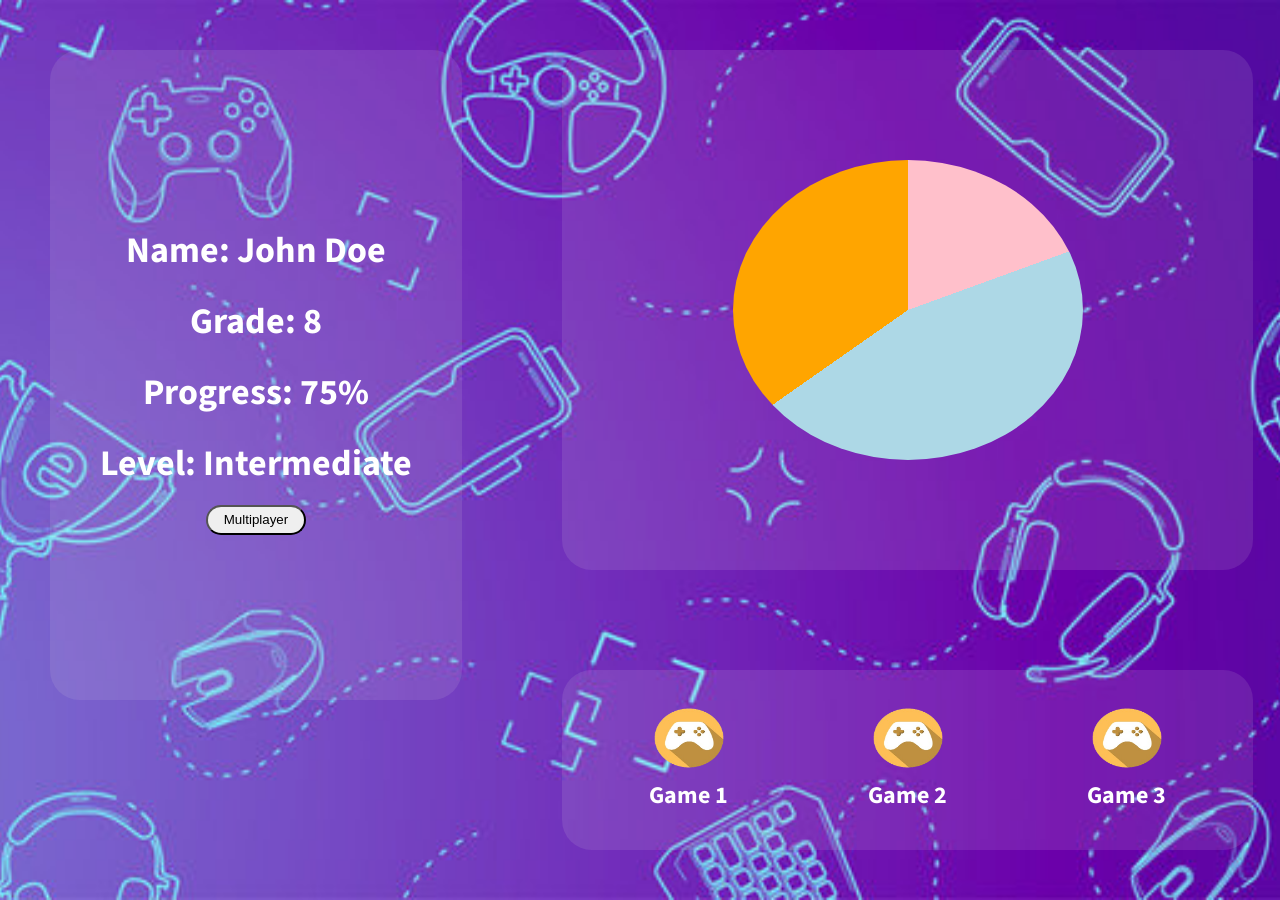
<file: project2/index.html>
<!DOCTYPE html>
<html lang="en">
<head>
    <meta charset="UTF-8">
    <meta name="viewport" content="width=device-width, initial-scale=1.0">
    <title>Dashboard</title>
    <link rel="stylesheet" href="styles.css">
    <style>
        body {
            margin: 0;
            display: flex;
            height: 100vh;
            background-image: url('360_F_282648053_M5OUzeMEfKuYXXE8dCKhR2Vu6GAlvVC8.jpg');
            background-size: cover;
            background-repeat: no-repeat;
            background-position: center;
        }
        .overlay {
            width: 100%;
            height: 100vh;
            display: flex;
        }
        .sidebar {
            border-radius: 30px;
            margin: 50px;
            height: 650px;
            width: 30%;
            flex: 1;
            display: flex;
            flex-direction: column;
            justify-content: center;
            align-items: center;
            color: white;
            font-size: 24px;
            font-weight: bold;
            background: rgba(217, 210, 221, 0.122);               
        }
        .sidebar h2 {
            margin: 10px 0;
        }
        .main-container {
            width: 60%;
            display: flex;
            flex-direction: column;
        }
        .piechart-container {
            border-radius: 30px;
            margin: 50px;
            height: auto;
            width: 90%;
            flex-grow: 1;
            display: flex;
            justify-content: center;
            align-items: center;
            color: white;
            font-size: 24px;
            font-weight: bold;
            background: rgba(217, 210, 221, 0.122);
        }
        .bottom-container {
            border-radius: 30px;
            margin: 50px;
            width: 90%;
            height: 20%;
            flex-shrink: 0;
            display: flex;
            justify-content: center;
            align-items: center;
            gap: 20px;
            color: white;
            font-size: 24px;
            font-weight: bold;
            background: rgba(217, 210, 221, 0.122);
        }
        .piechart {
            width: 350px;
            height: 300px;
            border-radius: 50%;
            background-image: conic-gradient(
                pink 70deg,
                lightblue 0 235deg,
                orange 0
            );
        }
        .game {
            display: flex;
            flex-direction: column;
            align-items: center;
            margin: 30px;
            padding: 30px;
        }
        .game img {
            width: 70px;
            height: 60px;
        }
        #bu1 {
          height: 30px;
          width: 100px;
          border-radius: 25px;
        
          
        }
        #bu1:hover{
          background-color: skyblue ;
        }
    </style>
</head>
<body>
    <div class="overlay">
        <div class="sidebar">
            <h2>Name: John Doe</h2>
            <h2>Grade: 8</h2>
            <h2>Progress: 75%</h2>
            <h2>Level: Intermediate</h2>
            <a href="http://localhost:3000"><button id="bu1">Multiplayer</button></a>
        </div>
        <div class="main-container">
            <div class="piechart-container">
                <div class="piechart"></div>
            </div>
            <div class="bottom-container">
                <div class="game">
                    <a href="game1.html"><img src="download-removebg-preview.png" alt="Game 1"></a>
                    <span>Game 1</span>
                </div>
                <div class="game">
                  <a href="harry.html"><img src="download-removebg-preview.png" alt="Game 2"></a>
                    <span>Game 2</span>
                </div>
                <div class="game">
                  <a href="#"><img src="download-removebg-preview.png" alt="Game 3"></a>
                    <span>Game 3</span>
                </div>
            </div>
        </div>
    </div>
</body>
</html>
</file>
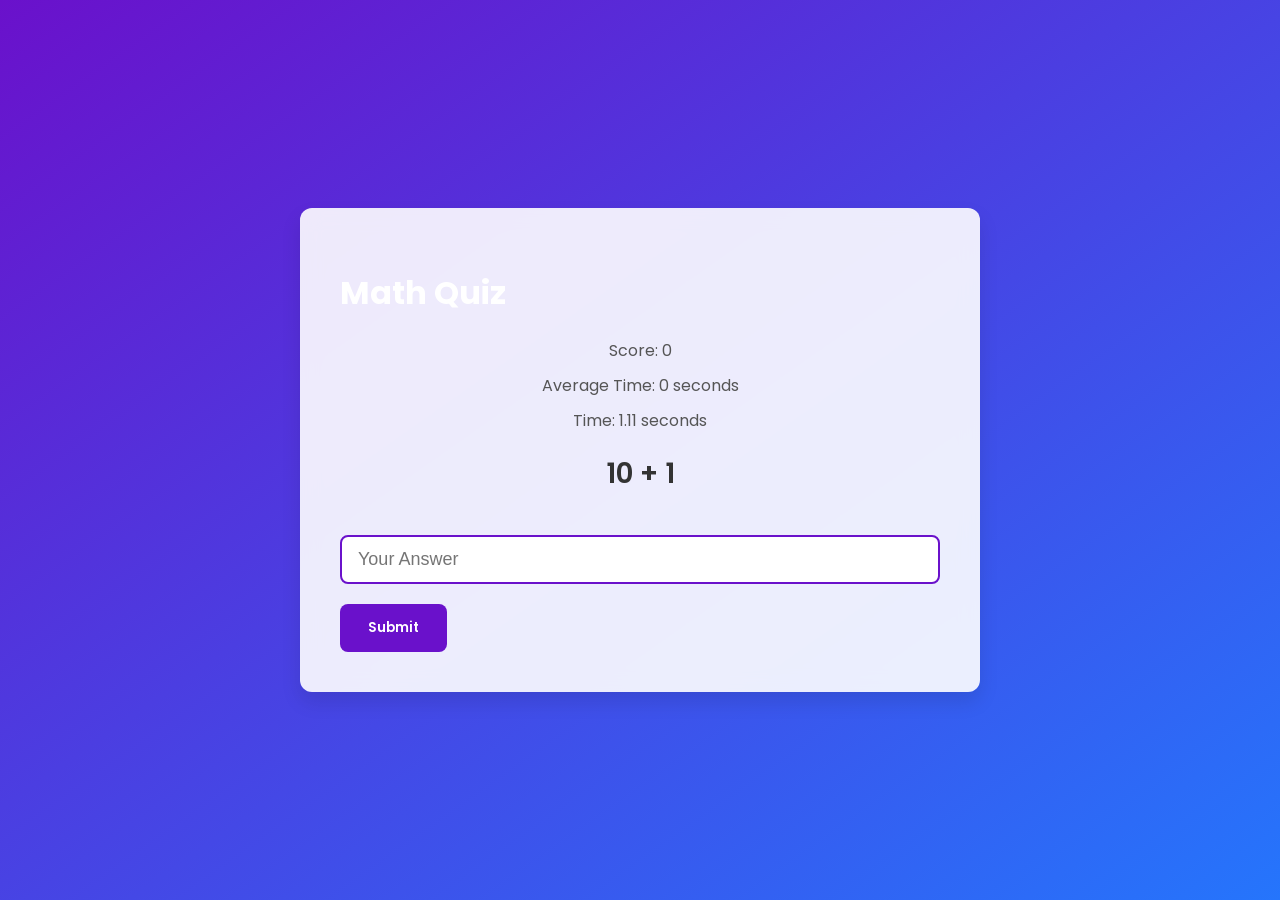
<file: project2/1stgame.html>
<!DOCTYPE html>
<html lang="en">
<head>
    <meta charset="UTF-8">
    <meta name="viewport" content="width=device-width, initial-scale=1.0">
    <title>Math Quiz</title>
    <style>
        /* Import a modern font */
@import url('https://fonts.googleapis.com/css2?family=Poppins:wght@400;500;600;700&display=swap');

body {
    font-family: 'Poppins', sans-serif;
    margin: 0;
    padding: 0;
    display: flex;
    justify-content: center;
    align-items: center;
    min-height: 100vh;
    background: linear-gradient(to bottom right, #6a11cb, #2575fc);
    color: #fff;
}

.quiz-container {
    background-color: rgba(255, 255, 255, 0.9);
    backdrop-filter: blur(10px);
    padding: 40px;
    border-radius: 12px;
    box-shadow: 0 10px 20px rgba(0, 0, 0, 0.1);
    width: 90%;
    max-width: 600px;
}

.question {
    margin: 20px 0;
    font-size: 28px;
    font-weight: 600;
    color: #333;
    text-align: center;
}

#answer {
    padding: 12px 16px;
    margin: 20px 0;
    border: 2px solid #6a11cb;
    border-radius: 8px;
    font-size: 18px;
    color: #333;
    transition: border-color 0.3s ease-in-out;
    width: 100%;
    box-sizing: border-box;
}

#answer:focus {
    outline: none;
    border-color: #2575fc;
}

#submit-btn {
    background-color: #6a11cb;
    color: #fff;
    border: none;
    padding: 14px 28px;
    border-radius: 8px;
    cursor: pointer;
    font-weight: 600;
    transition: background-color 0.3s ease-in-out;
    font-family: 'Poppins', sans-serif;
}

#submit-btn:hover {
    background-color: #2575fc;
}

p {
    margin: 10px;
    font-size: 16px;
    color: #555;
    text-align: center;
}

    </style>

</head>
<body>
    <div class="quiz-container">
        <h1>Math Quiz</h1>
        <p>Score: <span id="score">0</span></p>
        <p>Average Time: <span id="average-time">0</span> seconds</p>
        <p>Time: <span id="current-time">0</span> seconds</p>
        <div class="question" id="question">
        </div>
        <input type="number" id="answer" placeholder="Your Answer">
        <button id="submit-btn">Submit</button>
    </div>
    <script src="app.js"></script>
</body>
</html>
</file>
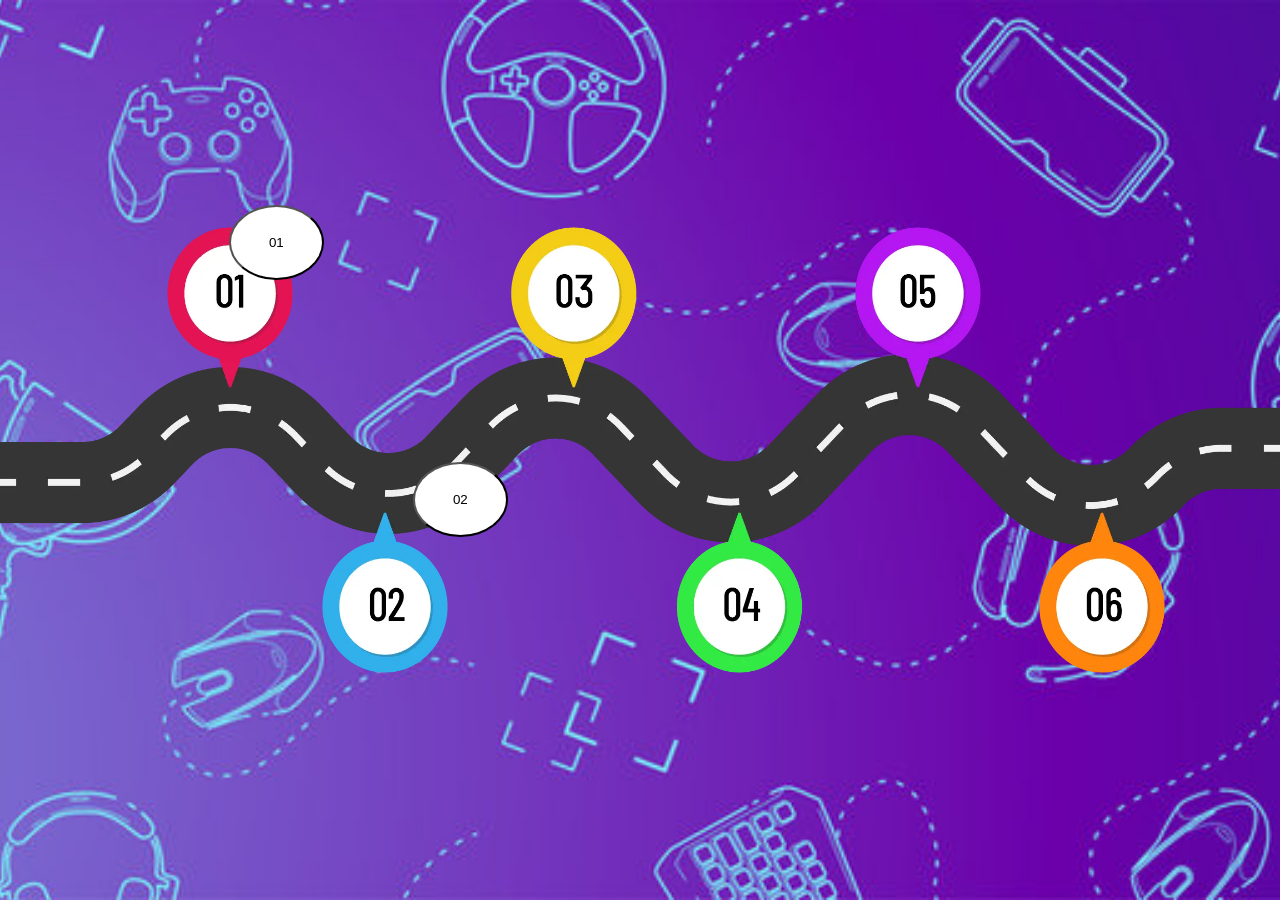
<file: project2/game1.html>
<html lang="en">
<head>
    <meta charset="UTF-8">
    <meta name="viewport" content="width=device-width, initial-scale=1.0">
    <title>Document</title>
</head>
<style>
    body {
            margin: 0;
            display: flex;
            height: 100vh;
            background-image: url('360_F_282648053_M5OUzeMEfKuYXXE8dCKhR2Vu6GAlvVC8.jpg');
            background-size: cover;
            background-repeat: no-repeat;
            background-position: center;
        }
        #imgroad{
            width: 100%;
            height: auto;
        }
        #game{
            height: 75px;
            width: 95px;
            border-radius: 100%;
            position: absolute;
            top: 12.8rem;
            left: 14.3rem;
            background-color: white;
            
        }

        #game2{
            height: 75px;
            width: 95px;
            border-radius: 100%;
            position: absolute;
            top: 28.9rem;
            left: 25.8rem;
            background-color: white;
            
            }

</style>
<body>
    
    <img id="imgroad" src="—Pngtree—road map infographic with colorful_9123111.png" alt="Italian Trulli">
    <a href="1stgame.html"><button id="game">01</button></a>
    <a href="2ndgame.html"><button id="game2">02</button></a>
    
</body>
</html>
</file>
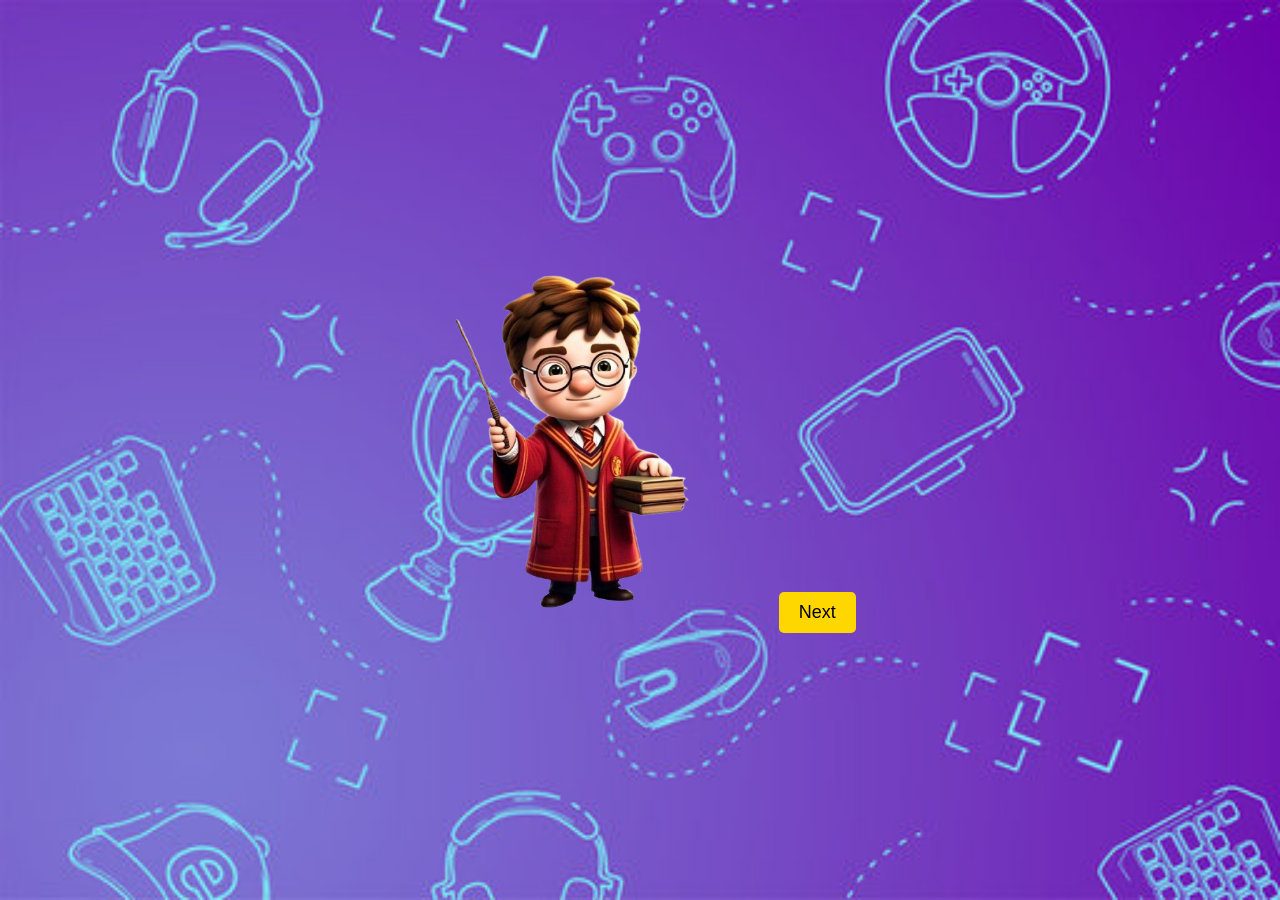
<file: project2/harry.html>
<!DOCTYPE html>
<html lang="en">
<head>
    <meta charset="UTF-8">
    <meta name="viewport" content="width=device-width, initial-scale=1.0">
    <title>Harry Potter Interactive Quiz</title>
    <style>
        * {
            margin: 0;
            padding: 0;
            box-sizing: border-box;
        }

        body {
            font-family: 'Arial', sans-serif;
            text-align: center;
            background-image: url('360_F_282648053_M5OUzeMEfKuYXXE8dCKhR2Vu6GAlvVC8.jpg');
            background-size: cover;
            height: 100vh;
            display: flex;
            justify-content: center;
            align-items: center;
            flex-direction: column;
            color: white;
            transition: background 0.5s ease;
        }

        .dim-background {
            background: rgba(0, 0, 0, 0.7);
            position: fixed;
            top: 0;
            left: 0;
            width: 100%;
            height: 100%;
            z-index: 1;
            display: none;
        }

        .container {
            position: relative;
            z-index: 2;
            max-width: 600px;
            text-align: center;
        }

        .character {
            width: 350px;
            transition: transform 0.5s ease;
            border-radius: 10px;
        }

        .dialogue-box {
            background: rgba(0, 0, 0, 0.8);
            color: white;
            padding: 20px;
            border-radius: 10px;
            display: none;
            margin-top: 20px;
        }

        .next-button {
            margin-top: 20px;
            padding: 10px 20px;
            border: none;
            background: gold;
            color: black;
            font-size: 18px;
            cursor: pointer;
            border-radius: 5px;
        }

        .quiz-box {
            background: rgba(0, 0, 0, 0.8);
            padding: 20px;
            border-radius: 10px;
            max-width: 500px;
            width: 90%;
            margin-top: 20px;
            display: none;
        }

        .question {
            font-size: 20px;
            margin-bottom: 15px;
        }

        .option {
            display: block;
            margin: 10px 0;
            padding: 10px;
            width: 100%;
            border: none;
            cursor: pointer;
            font-size: 16px;
            border-radius: 5px;
            transition: background 0.3s;
        }

        .option:hover {
            background: gold;
        }

        .highlight {
            transform: scale(1.1);
        }
    </style>
</head>
<body>
    <div class="dim-background" id="dimBackground"></div>

    <div class="container">
        <img src="WhatsApp_Image_2025-02-08_at_19.32.27_7cd493fc-removebg-preview.png" alt="Harry Potter" class="character" id="character">
        <div class="dialogue-box" id="dialogueBox">
            <p id="dialogueText">"I am Harry Potter, the boy who lived!"</p>
        </div>
        <button class="next-button" onclick="nextDialogue()">Next</button>
    </div>

    <div class="quiz-box" id="quizBox">
        <h2>Harry Potter Quiz</h2>
        <p class="question" id="questionText">Loading question...</p>
        <div id="options"></div>
    </div>

    <script>
        const dialogues = [
            '"Hi there! i am your personal friend"',
            '"i will guide you throughout the game and show you tips and tricks."',
            '"Let us get started!!"',
            
        ];

        let currentDialogue = 0;
        const dialogueBox = document.getElementById("dialogueBox");
        const dialogueText = document.getElementById("dialogueText");
        const character = document.getElementById("character");
        const dimBackground = document.getElementById("dimBackground");
        const quizBox = document.getElementById("quizBox");

        function nextDialogue() {
            if (currentDialogue < dialogues.length) {
                dialogueBox.style.display = "block";
                dimBackground.style.display = "block";
                character.classList.add("highlight");
                dialogueText.innerText = dialogues[currentDialogue];
                currentDialogue++;
            } else {
                dialogueBox.style.display = "none";
                dimBackground.style.display = "none";
                character.classList.remove("highlight");
                quizBox.style.display = "block";
                loadQuestion();
            }
        }

        const questions = [
            { question: "What is Harry Potter's Patronus?", options: ["Stag", "Otter", "Phoenix", "Snake"], answer: "Stag" },
            { question: "Who killed Dumbledore?", options: ["Snape", "Voldemort", "Draco Malfoy", "Bellatrix"], answer: "Snape" },
            { question: "What house was Hermione in?", options: ["Ravenclaw", "Slytherin", "Gryffindor", "Hufflepuff"], answer: "Gryffindor" },
            { question: "What is the name of Harry's owl?", options: ["Hedwig", "Crookshanks", "Fawkes", "Errol"], answer: "Hedwig" },
            { question: "What position does Harry play in Quidditch?", options: ["Chaser", "Beater", "Seeker", "Keeper"], answer: "Seeker" }
        ];

        let selectedQuestions = [];
        let currentQuestionIndex = 0;

        while (selectedQuestions.length < 3) {
            let randomIndex = Math.floor(Math.random() * questions.length);
            if (!selectedQuestions.includes(questions[randomIndex])) {
                selectedQuestions.push(questions[randomIndex]);
            }
        }

        function loadQuestion() {
            if (currentQuestionIndex >= selectedQuestions.length) {
                window.location.href = "congratulations.html";
                return;
            }

            const questionObj = selectedQuestions[currentQuestionIndex];
            document.getElementById("questionText").innerText = questionObj.question;

            const optionsDiv = document.getElementById("options");
            optionsDiv.innerHTML = "";
            questionObj.options.forEach(option => {
                const button = document.createElement("button");
                button.innerText = option;
                button.classList.add("option");
                button.onclick = () => checkAnswer(option, questionObj.answer);
                optionsDiv.appendChild(button);
            });
        }

        function checkAnswer(selected, correct) {
            if (selected === correct) {
                alert("Correct!");
            } else {
                alert("Wrong! The correct answer is " + correct);
            }
            currentQuestionIndex++;
            loadQuestion();
        }
    </script>
</body>
</html>
</file>
<file: project2/styles.css>
@import url(https://fonts.googleapis.com/css?family=Source+Sans+Pro);
body {
  font-size: 15px;
  font-family: 'Source Sans Pro', sans-serif;
  color: #fff;
  background-color: #111;
  //overflow: hidden;
}


.pie-container {
  transition: padding .7s ease;
  padding: 10px 13%;
}

#pieChart {
  //border: green 1px solid;
  //border-radius: 50%;
  max-width: none !important;
  display: flex;
  align-items: center;
  justify-content: center;
  margin: 0 auto;

  svg {
    overflow: visible;
    transition: width .7s ease;
  }

  path {
    cursor: pointer;
  }
  
  // inner-radius value sent to javascript
  counter-reset: break-point 80; 
}

#pieText {
  //border: 1px dotted;
  overflow: visible;      // to see shadow
  //white-space: nowrap;

  display: flex;
  flex-direction: column;
  justify-content: center;
  //align-items: center;

  .panel {
    background-color: #111;
    border: groove 4px #222;
    box-shadow: 8px 10px 20px #000,
      4px 5px 25px #000;
    width: 100%;
    height: 60%;
    border-radius: 7px;
    padding: 0 3px;
    float: left;
    transition: height .7s ease, padding .7s ease;

    perspective: 650px;

    display: flex;
    flex-direction: column;
    justify-content: center;
    align-items: center;
  }
}

.content-wrapper {
  overflow: hidden;
  transform-style: preserve-3d;
}



// Responsive Text Mixin

@function strip-unit($number) {
  @if type-of($number) == 'number' and not unitless($number) {
    @return $number / ($number * 0 + 1);
  }

  @return $number;
}
// Responsive text mixin
@mixin responsiveText ($minSize, $maxSize: 28px, $minWidth: 450px, $maxWidth: 900px) {


  $mxS: strip-unit($maxSize);
  $mnS: strip-unit($minSize);
  $mxW: strip-unit($maxWidth);
  $mnW: strip-unit($minWidth);

  font-size: calc( #{$minSize} + (#{$mxS} - #{$mnS}) * (100vw - #{$minWidth}) / (#{$mxW} - #{$mnW}));

@media screen and (max-width: $minWidth ) {
  font-size: $minSize;
}

@media screen and (min-width: $maxWidth ) {
  font-size: $maxSize;
}

}

#segmentTitle, #segmentText {
  text-shadow: 1px 1px 3px #000, 1px 1px 3px #000;
  text-align: center;
}

#segmentTitle {
  //width: 100%;
  transition: padding .7s ease;
  padding: 20px;
  @include responsiveText(19px, 35px, 200px, 1314px);
}

#segmentText {
  width: 100%;
  transition: padding .7s ease, line-height .7s ease;
  padding: 15px 20px 20px;
  @include responsiveText(14px, 21px, 200px, 1314px);
  line-height: 28px;
}



// Extra small devices (small phones, less than 360px)
@media (max-width: 360px) {
  div.pie-container {
    padding: 10px 12%;

    #pieChart {
      counter-reset: break-point 40;

      svg {
        width: 100%;
      }
    }

    #pieText {
      margin-top: 15px;

      .panel {
        height: 230px;
        padding: 0;

        #segmentTitle {
          padding: 2px 4px 4px;
        }
        #segmentText {
          padding: 2px 4px 4px;
          line-height: 16px;
        }
      }
    }
  }
}
@media (min-width: 360.02px) and (max-width: 442px) {
  div.pie-container {
    padding: 10px 10%;
    
    #pieChart {
      counter-reset: break-point 53;

      svg {
        width: 70%;
      }
    }

    #pieText {
      margin-top: 15px;
      
      .panel {
        height: 210px;
        padding: 0;

        #segmentTitle {
          padding: 4px;
        }
        #segmentText {
          padding: 4px;
          line-height: 18px;
        }
      }
    }
  }
}
// Small/XS devices (portrait phones, less than 576px)
@media (min-width: 442.02px) and (max-width: 575.98px) {
  div.pie-container {
    padding: 10px 10%;

    #pieChart {
      counter-reset: break-point 60;

      svg {
        width: 70%;
      }
    }

    #pieText {
      margin-top: 15px;

      .panel {
        height: 200px;
        padding: 0;

        #segmentTitle {
          padding: 4px;
        }
        #segmentText {
          padding: 0 4px 4px;
          line-height: 21px;
        }
      }
    }
  }
}
// Small devices (smart phones/notebook phone, less than 638px wide)
@media (min-width: 576px) and (max-width: 637.98px) {
  div.pie-container {
    padding: 10px 12%;

    #pieChart {
      counter-reset: break-point 70;

      svg {
        width: 60%;
      }
    }

    #pieText {
      margin-top: 20px;

      .panel {
        padding: 0;
        height: 205px;

        #segmentTitle {
          padding: 8px;
        }
        #segmentText {
          padding: 0 8px 8px;
          line-height: 24px;
        }
      }
    }
  }
}
// Bootstrap col-md Breakpoint at 767px
@media (min-width: 638px) and (max-width: 767px) {
  div.pie-container {
    padding: 10px 15%;

    #pieChart {
      counter-reset: break-point 80;

      svg {
        width: 60%;
      }
    }

    #pieText {
      margin-top: 20px;

      .panel {
        padding: 0 3px;
        height: 270px;

        #segmentTitle {
          padding: 15px;
        }
        #segmentText {
          padding: 15px;
          line-height: 27px;
        }
      }
    }
  }
}
// Medium-Small Devices (tablets and smaller, 767px to 965px)
@media (min-width: 767.02px) and (max-width: 965px) { 
  div.pie-container {
    padding: 10px 4%;

    #pieChart {
      counter-reset: break-point 50;
    }

    #pieText .panel {
      height: 82%;
      padding: 0;

      #segmentTitle {
        padding: 8px;
      }
      #segmentText {
        padding: 0 8px 8px;
        line-height: 23px;
      }
    }
  }
}
// Medium-Large Devices (laptop, 965px to 1314px)
@media (min-width: 965.02px) and (max-width: 1314px) {
  div.pie-container {
    padding: 10px 5%;

    #pieChart {
      counter-reset: break-point 60;
    }

    #pieText .panel {
      height: 70%;

      #segmentTitle {
        padding: 10px;
      }

      #segmentText {
        padding: 5px 10px 10px;
      }
    }
  }
}

// Large Monitors (Smaller than mine)
@media (min-width: 1314.02px) and (max-width: 1480px) {
  div.pie-container {
    padding: 10px 8%;

    #pieChart {
      counter-reset: break-point 70;
    }
    #pieText .panel {
      #segmentText {
        padding-top: 10px;
      }
    }
  }
}
</file>
